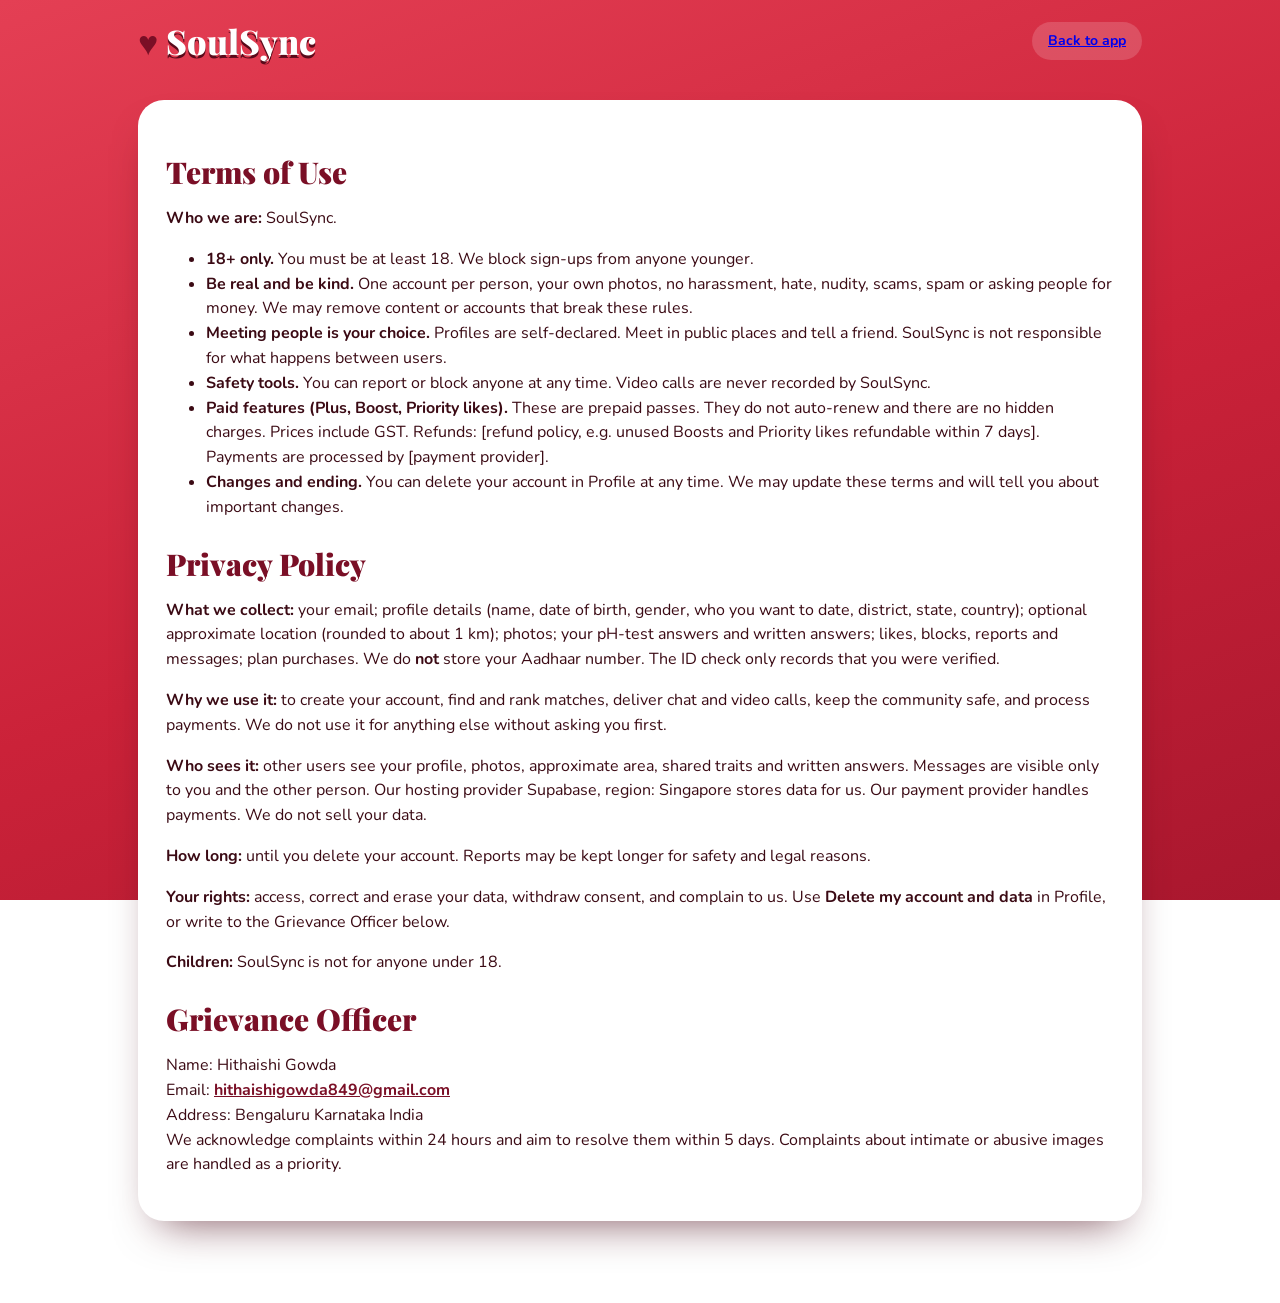
<file: legal.html>
<!doctype html><html lang="en"><head><meta charset="utf-8"><meta name="viewport" content="width=device-width,initial-scale=1"><title>SoulSync · Terms, Privacy, Grievance Officer</title>
<link href="https://fonts.googleapis.com/css2?family=Nunito:wght@400;600;700;800&family=Playfair+Display:wght@700;900&display=swap" rel="stylesheet">
<link rel="stylesheet" href="style.css"></head><body><div id="app">
<header><div class="logo"><i>♥</i>SoulSync</div><div class="tabs"><a href="./">Back to app</a></div></header>
<!-- OWNER: replace every [bracketed] item, then have a lawyer review this page before launch. This is a starting template, not legal advice. -->
<div class="card legal">
<h2 id="terms">Terms of Use</h2>
<p><b>Who we are:</b> SoulSync.</p>
<ul>
<li><b>18+ only.</b> You must be at least 18. We block sign-ups from anyone younger.</li>
<li><b>Be real and be kind.</b> One account per person, your own photos, no harassment, hate, nudity, scams, spam or asking people for money. We may remove content or accounts that break these rules.</li>
<li><b>Meeting people is your choice.</b> Profiles are self-declared. Meet in public places and tell a friend. SoulSync is not responsible for what happens between users.</li>
<li><b>Safety tools.</b> You can report or block anyone at any time. Video calls are never recorded by SoulSync.</li>
<li><b>Paid features (Plus, Boost, Priority likes).</b> These are prepaid passes. They do not auto-renew and there are no hidden charges. Prices include GST. Refunds: [refund policy, e.g. unused Boosts and Priority likes refundable within 7 days]. Payments are processed by [payment provider].</li>
<li><b>Changes and ending.</b> You can delete your account in Profile at any time. We may update these terms and will tell you about important changes.</li>
</ul>

<h2 id="privacy">Privacy Policy</h2>
<p><b>What we collect:</b> your email; profile details (name, date of birth, gender, who you want to date, district, state, country); optional approximate location (rounded to about 1 km); photos; your pH-test answers and written answers; likes, blocks, reports and messages; plan purchases. We do <b>not</b> store your Aadhaar number. The ID check only records that you were verified.</p>
<p><b>Why we use it:</b> to create your account, find and rank matches, deliver chat and video calls, keep the community safe, and process payments. We do not use it for anything else without asking you first.</p>
<p><b>Who sees it:</b> other users see your profile, photos, approximate area, shared traits and written answers. Messages are visible only to you and the other person. Our hosting provider Supabase, region: Singapore stores data for us. Our payment provider handles payments. We do not sell your data.</p>
<p><b>How long:</b> until you delete your account. Reports may be kept longer for safety and legal reasons.</p>
<p><b>Your rights:</b> access, correct and erase your data, withdraw consent, and complain to us. Use <b>Delete my account and data</b> in Profile, or write to the Grievance Officer below.</p>
<p><b>Children:</b> SoulSync is not for anyone under 18.</p>

<h2 id="grievance">Grievance Officer</h2>
<p>Name: Hithaishi Gowda<br>Email: <a href="hithaishigowda849@gmail.com">hithaishigowda849@gmail.com</a><br>Address: Bengaluru Karnataka India<br>We acknowledge complaints within 24 hours and aim to resolve them within 5 days. Complaints about intimate or abusive images are handled as a priority.</p>
</div></div></body></html>
</file>
<file: style.css>
:root{--mar:#7a0f26;--mar2:#590a1a;--rose:#fde9ed;--ink:#3b0a14;--line:#f1c4cc}
*{box-sizing:border-box}
body{margin:0;min-height:100vh;font:16px/1.55 Nunito,system-ui,sans-serif;color:#fff;background:linear-gradient(160deg,#e43f54,#cb2239 55%,#a9172e) fixed}
#hearts{position:fixed;inset:0;overflow:hidden;pointer-events:none;z-index:0}
.hrt{position:absolute;bottom:-70px;color:var(--mar);opacity:0;animation:rise linear infinite}
@keyframes rise{0%{transform:translateY(0) rotate(-14deg);opacity:0}12%{opacity:.4}88%{opacity:.3}100%{transform:translateY(-120vh) rotate(16deg);opacity:0}}
@keyframes beat{0%,100%{transform:scale(1)}15%{transform:scale(1.18)}30%{transform:scale(1)}45%{transform:scale(1.12)}}
#app{position:relative;z-index:1;max-width:1040px;margin:0 auto;padding:0 18px 64px}
header{display:flex;align-items:center;justify-content:space-between;gap:12px;flex-wrap:wrap;padding:18px 0}
.logo{font:900 34px 'Playfair Display',serif;display:flex;align-items:center;gap:8px;text-shadow:0 3px 0 var(--mar2)}
.logo i{color:var(--mar);font-style:normal;animation:beat 1.6s infinite;text-shadow:none}
.tabs{display:flex;gap:6px;flex-wrap:wrap}.tabs a{padding:8px 16px;border-radius:99px;background:rgba(255,255,255,.16);cursor:pointer;font-weight:700;font-size:14px;transition:.15s}
.tabs a:hover{background:rgba(255,255,255,.3)}.tabs a.on{background:#fff;color:var(--mar)}
.hero{text-align:center;padding:56px 0 18px}.hero .big{font-size:clamp(64px,14vw,120px);line-height:1;color:var(--mar);animation:beat 1.6s infinite;filter:drop-shadow(0 6px 10px rgba(90,10,26,.4))}
.hero h1{font:900 clamp(60px,15vw,132px)/1 'Playfair Display',serif;margin:0;letter-spacing:-.02em;text-shadow:0 6px 0 var(--mar2)}.hero p{font-size:20px;font-weight:600;margin:10px 0 0}
.card{background:#fff;color:var(--ink);border-radius:26px;padding:28px;margin:18px 0;box-shadow:0 22px 44px -22px rgba(70,5,20,.7)}.auth{max-width:480px;margin:22px auto}
h2{font:900 30px/1.2 'Playfair Display',serif;margin:6px 0 10px;color:var(--mar)}h3{font:700 22px 'Playfair Display',serif;margin:0;color:var(--mar)}
.hint,.sub{color:#8a5560;font-size:14px;margin:0 0 14px}
.grid{display:grid;grid-template-columns:repeat(auto-fit,minmax(250px,1fr));gap:18px}.f{display:grid;gap:6px;align-content:start}.f.full{grid-column:1/-1}.f>label{font-weight:800;font-size:14px;color:var(--mar)}
input:not([type=checkbox]):not([type=radio]),select{font:inherit;width:100%;padding:13px 15px;border:2px solid var(--line);border-radius:14px;background:#fff;color:var(--ink);transition:.15s}
input:focus,select:focus{outline:0;border-color:var(--mar);box-shadow:0 0 0 4px rgba(122,15,38,.12)}
.btn{font:inherit;font-weight:800;width:100%;padding:14px;border-radius:14px;border:2px solid var(--line);background:#fff;color:var(--mar);cursor:pointer;margin-top:10px;transition:.15s}
.btn:hover{transform:translateY(-2px);border-color:var(--mar)}.btn.pri{background:var(--mar);color:#fff;border-color:var(--mar)}.btn.pri:hover{background:var(--mar2)}
.btn.light{background:#fff;color:var(--mar);width:auto;margin:0;padding:14px 26px}
.two{display:grid;grid-template-columns:1fr 1fr;gap:12px}
.pills{display:flex;flex-wrap:wrap;gap:10px}.opts{display:grid;grid-template-columns:repeat(auto-fit,minmax(210px,1fr));gap:12px;margin:14px 0}
.pill{display:block}.pill input{display:none}
.pill span{display:flex;align-items:center;justify-content:center;gap:6px;height:100%;min-height:52px;padding:10px 16px;text-align:center;border:2px solid var(--line);border-radius:16px;background:#fff;color:var(--ink);font-weight:700;font-size:15px;cursor:pointer;transition:.15s;user-select:none}
.pills .pill span{min-height:0;border-radius:99px;padding:9px 18px}
.pill span:hover{border-color:var(--mar);transform:translateY(-2px)}.pill input:checked+span{background:var(--mar);border-color:var(--mar);color:#fff}.pill input:checked+span::before{content:'♥';font-size:13px}
.pill.must{margin-top:8px}.pill.must span{border-style:dashed}.pill.must input:checked+span{background:var(--mar2)}
.sect{display:inline-block;background:var(--rose);color:var(--mar);padding:5px 15px;border-radius:99px;font-weight:800;font-size:13px}.cnt{float:right;font-weight:800;color:#8a5560}
.bar{height:8px;border-radius:4px;background:var(--rose);margin:14px 0}.bar i{display:block;height:100%;border-radius:4px;background:var(--mar);transition:width .3s}
.banner{background:var(--mar);color:#fff;display:flex;gap:18px;align-items:center;justify-content:space-between;flex-wrap:wrap}.banner h2{color:#fff;margin:0}.banner p{margin:4px 0 0;opacity:.85}.banner select{width:auto;margin-top:10px;border-color:transparent}
.cards{display:grid;grid-template-columns:repeat(auto-fill,minmax(290px,1fr));gap:20px}
.mc{padding:0;margin:0;overflow:hidden;display:flex;flex-direction:column;transition:.2s}.mc:hover{transform:translateY(-6px)}
.ph{position:relative;aspect-ratio:4/3;background:linear-gradient(135deg,#f9b9c4,#e5677c)}.ph img,.ph .av{width:100%;height:100%;object-fit:cover}
.av{display:grid;place-items:center;font:900 90px 'Playfair Display',serif;color:#fff}
.ring{position:absolute;top:12px;right:12px;width:64px;height:64px;border-radius:50%;display:grid;place-items:center;background:conic-gradient(var(--c,#7a0f26) calc(var(--s)*1%),#fff 0);box-shadow:0 4px 12px rgba(0,0,0,.25)}
.ring b{width:50px;height:50px;border-radius:50%;background:#fff;display:grid;place-items:center;font-size:14px;color:var(--mar)}
.bd{padding:18px 20px 22px;display:flex;flex-direction:column;flex:1}.bd .btn{margin-top:auto}.quote{font-style:italic;color:#6b3a45;margin:6px 0}
.tag{display:inline-block;background:var(--rose);color:var(--mar);border-radius:99px;padding:3px 12px;margin:4px 5px 8px 0;font-size:13px;font-weight:700}
.chatbox{display:grid;grid-template-columns:230px 1fr;gap:18px}.chatbox .pills{flex-direction:column;align-content:start}.chatbox .pill span{justify-content:flex-start}
.log{height:380px;overflow:auto;background:var(--rose);padding:12px;border-radius:16px;margin-bottom:12px}
.b{background:#fff;padding:9px 14px;border-radius:16px;margin:6px 0;width:fit-content;max-width:80%}.b.me{background:var(--mar);color:#fff;margin-left:auto}
.send{display:flex;gap:10px}.send .btn{width:110px;margin:0}.c{text-align:center;padding:30px}#m{color:#b42318;min-height:1.3em;font-weight:700}
.burst{position:fixed;z-index:9;pointer-events:none;color:#fff;text-shadow:0 0 6px var(--mar);animation:pop 1s ease-out forwards}
@keyframes pop{to{transform:translate(var(--dx),var(--dy)) scale(1.3);opacity:0}}
@media(max-width:640px){.chatbox{grid-template-columns:1fr}.two{grid-template-columns:1fr}.card{padding:20px}}
.dob{display:grid;grid-template-columns:1fr 1.2fr 1.3fr;gap:8px}
.toast{position:fixed;top:18px;right:18px;z-index:99;max-width:340px;background:var(--mar);color:#fff;padding:14px 20px;border-radius:16px;font-weight:700;box-shadow:0 10px 30px rgba(0,0,0,.35);animation:tin .3s}
@keyframes tin{from{transform:translateY(-20px);opacity:0}}
.dot{background:var(--mar);color:#fff;border-radius:99px;padding:0 7px;font-size:12px;margin-left:5px}

.mypic{width:120px;height:120px;border-radius:50%;overflow:hidden;margin:0 auto 14px;background:linear-gradient(135deg,#f9b9c4,#e5677c);display:grid;place-items:center;font:900 52px 'Playfair Display',serif;color:#fff;border:5px solid var(--rose);box-shadow:0 8px 20px -8px rgba(90,10,26,.6)}.mypic img{width:100%;height:100%;object-fit:cover}
.gal{display:grid;grid-template-columns:repeat(auto-fill,minmax(130px,1fr));gap:12px}
.th{position:relative;aspect-ratio:3/4;border-radius:16px;overflow:hidden;background:var(--rose);border:2px solid var(--line)}.th img{width:100%;height:100%;object-fit:cover}
.th .mini{position:absolute;left:6px;right:6px;bottom:6px;padding:6px 8px;font:inherit;font-size:12px;font-weight:800;color:var(--mar);border:1px solid var(--line);border-radius:10px;background:rgba(255,255,255,.93);cursor:pointer}
.th .x{left:auto;top:6px;bottom:auto;right:6px;padding:2px 9px}
.th .badge{position:absolute;left:6px;bottom:6px;background:var(--mar);color:#fff;border-radius:99px;padding:2px 10px;font-size:12px;font-weight:800}
.th.add{display:grid;place-items:center;align-content:center;gap:2px;border-style:dashed;border-color:var(--mar);color:var(--mar);font-size:36px;font-weight:800;cursor:pointer}.th.add span{font-size:13px}.th.add:hover{background:#fff}
.pn{position:absolute;left:12px;bottom:12px;background:rgba(0,0,0,.55);color:#fff;border-radius:99px;padding:2px 10px;font-size:12px;font-weight:700}.ph img{cursor:pointer}
.chk{display:flex;gap:10px;align-items:flex-start;font-size:13px;line-height:1.45;color:#6b3a45;margin:16px 0 4px;text-align:left;cursor:pointer}.chk input{flex:none;width:18px;height:18px;margin:2px 0 0;accent-color:var(--mar)}.chk span{flex:1}.chk a,.foot a{color:var(--mar);font-weight:700}
.foot{text-align:center;color:#fff;font-size:13px;padding:26px 0 8px;opacity:.95}.foot a{color:#fff;text-decoration:underline}
.flt{display:flex;gap:8px;flex-wrap:wrap;margin-top:10px}.flt select{width:auto;margin:0;border-color:transparent;font-size:14px;padding:9px 12px}.flt select:disabled{opacity:.7}
.perks{margin:0 0 18px;padding-left:20px;color:var(--ink)}.perks li{margin:4px 0}
.plan{border:2px solid var(--line);border-radius:20px;padding:18px;display:flex;flex-direction:column;gap:6px;text-align:center}.plan h3{margin:0}.plan b{font:900 34px 'Playfair Display',serif;color:var(--mar)}.plan small{color:#8a5560;min-height:2.6em}.plan .btn{margin-top:auto}
.locked .ph img{filter:blur(18px) saturate(.8);transform:scale(1.15)}.locked .ph{overflow:hidden}
.bst{position:absolute;z-index:2;left:12px;top:12px;background:#fff;color:var(--mar);border-radius:99px;padding:3px 12px;font-size:12px;font-weight:800;box-shadow:0 4px 10px rgba(0,0,0,.2)}
.lnk{margin:12px 0 0;text-align:center;font-size:12px;color:#8a5560}.lnk a{cursor:pointer;text-decoration:underline}
.chead{display:flex;justify-content:space-between;align-items:center;gap:8px;flex-wrap:wrap;margin-bottom:6px}.chead b{font:700 20px 'Playfair Display',serif;color:var(--mar)}
.mini2{font:inherit;font-size:13px;font-weight:800;color:var(--mar);background:#fff;border:2px solid var(--line);border-radius:99px;padding:5px 12px;margin-left:6px;cursor:pointer}.mini2:hover{border-color:var(--mar)}
#call{position:fixed;inset:0;z-index:50;background:#1b0509;display:flex;flex-direction:column}#call #rv{flex:1;min-height:0;width:100%;object-fit:cover;background:#000}
#call #lv{position:absolute;top:16px;right:16px;width:120px;border-radius:14px;border:3px solid #fff;background:#000;transform:scaleX(-1)}
.cbar{padding:16px;background:var(--mar2);color:#fff;display:grid;gap:8px;max-width:520px;width:100%;margin:0 auto}.cbar p{margin:0;text-align:center;font-weight:700}.cbar .btn{margin:0}
.legal h2{margin-top:26px}.legal p,.legal li{color:var(--ink)}.legal a{color:var(--mar);font-weight:700}
.swap{text-align:center;color:#6b3a45;margin:16px 0 0;font-size:14px}.swap a{color:var(--mar);font-weight:800;cursor:pointer;text-decoration:underline}
</file>
